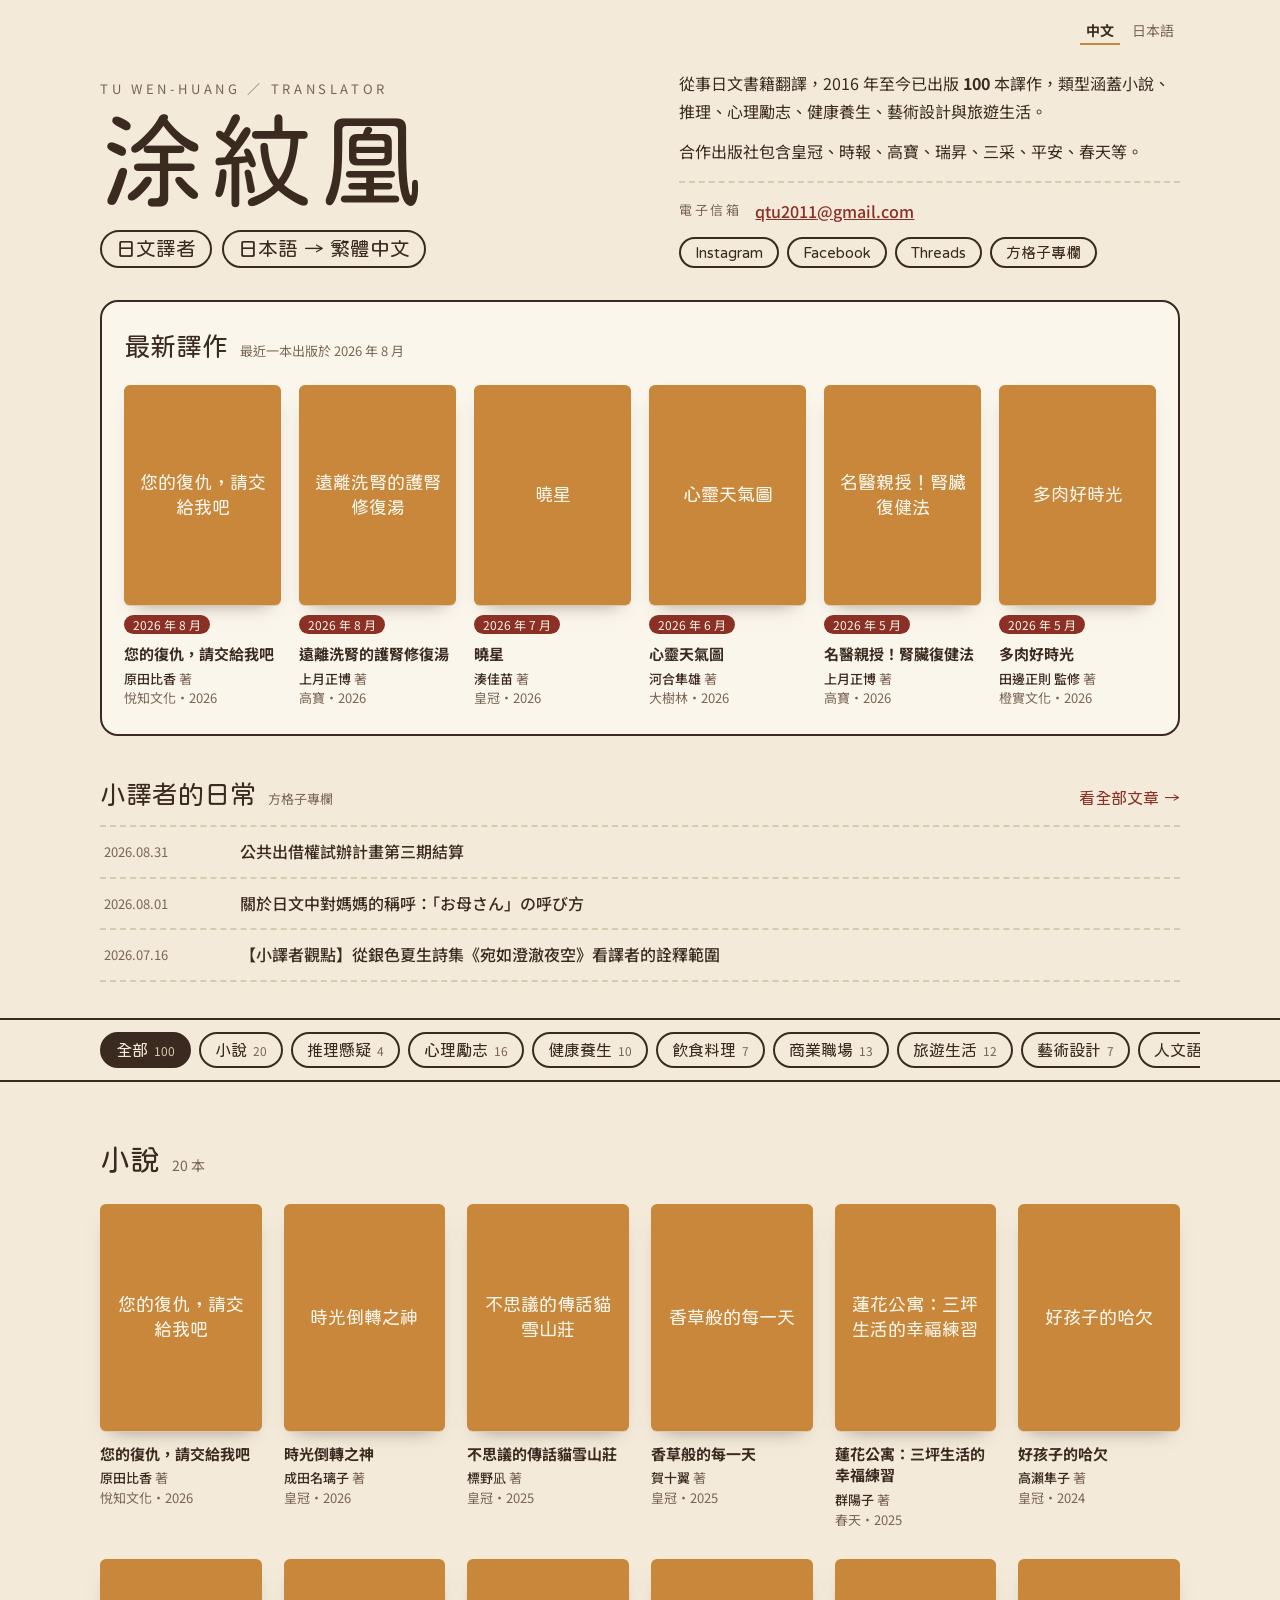
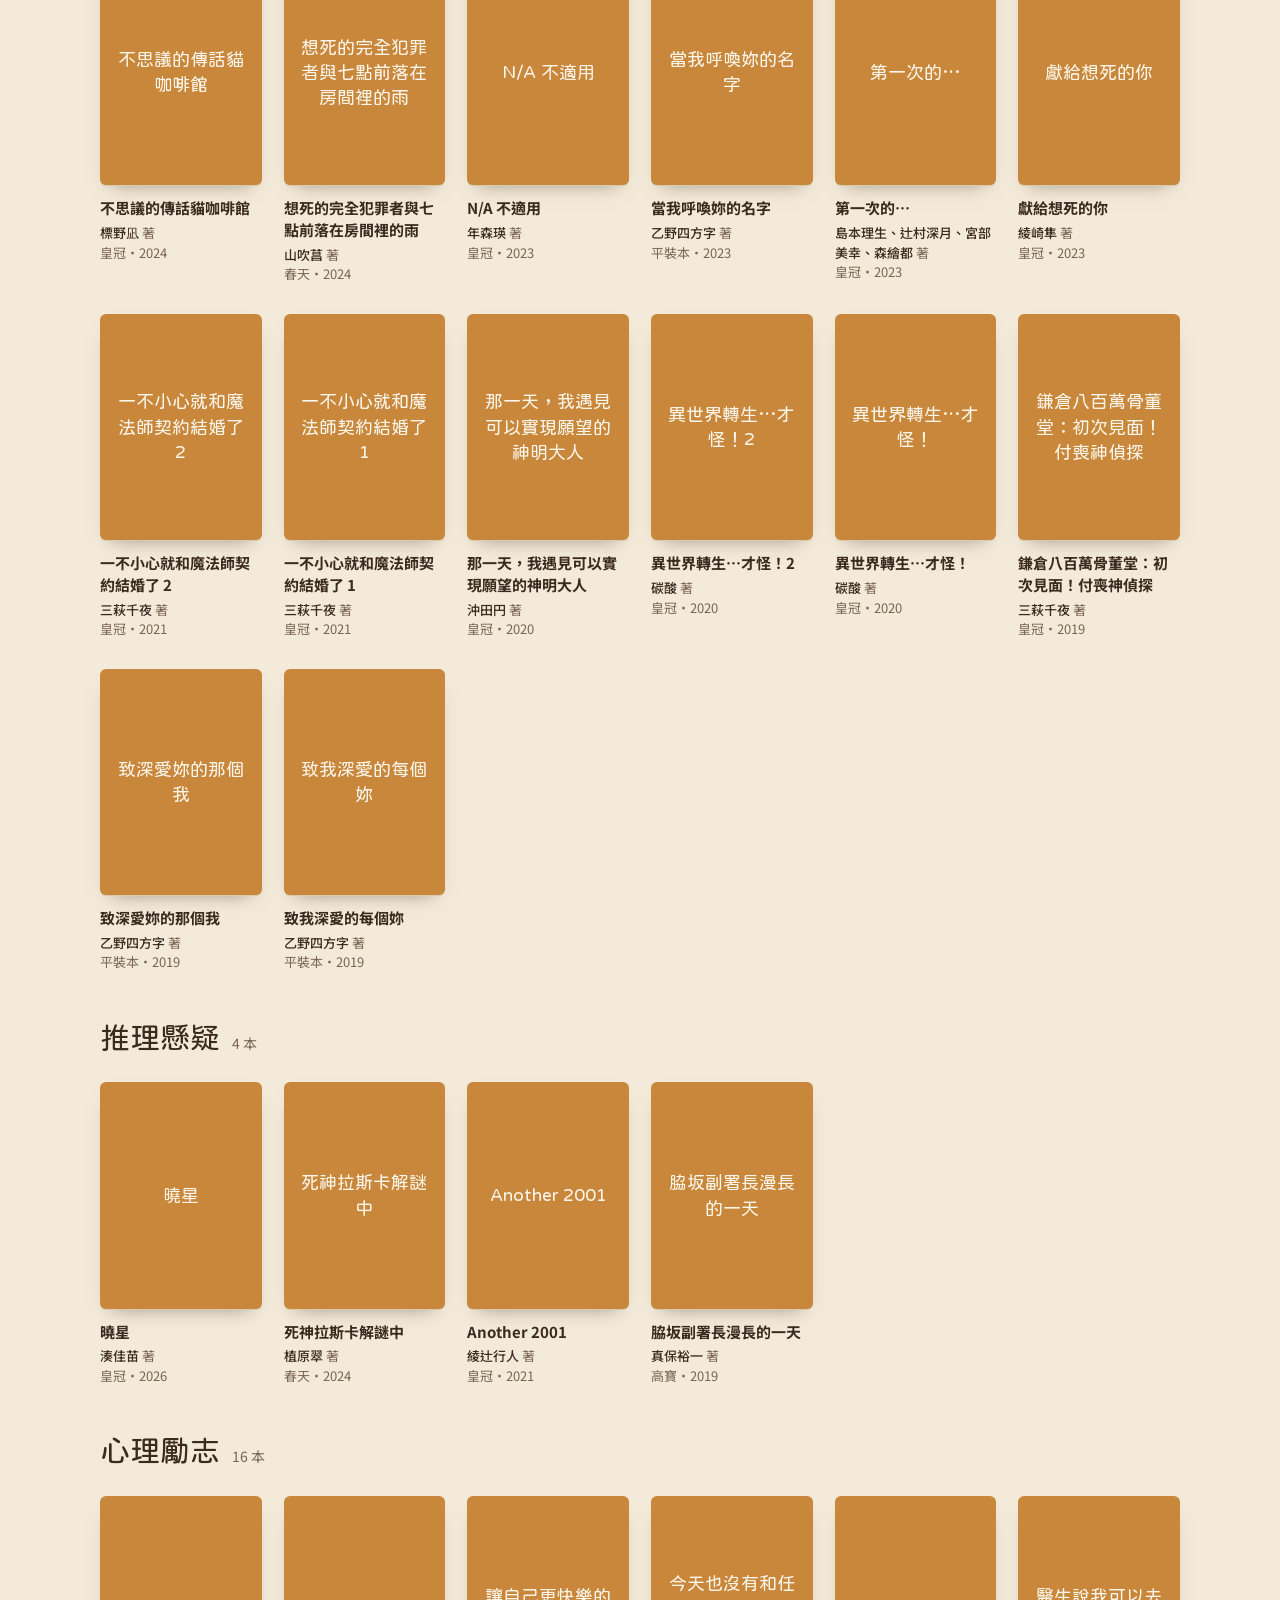
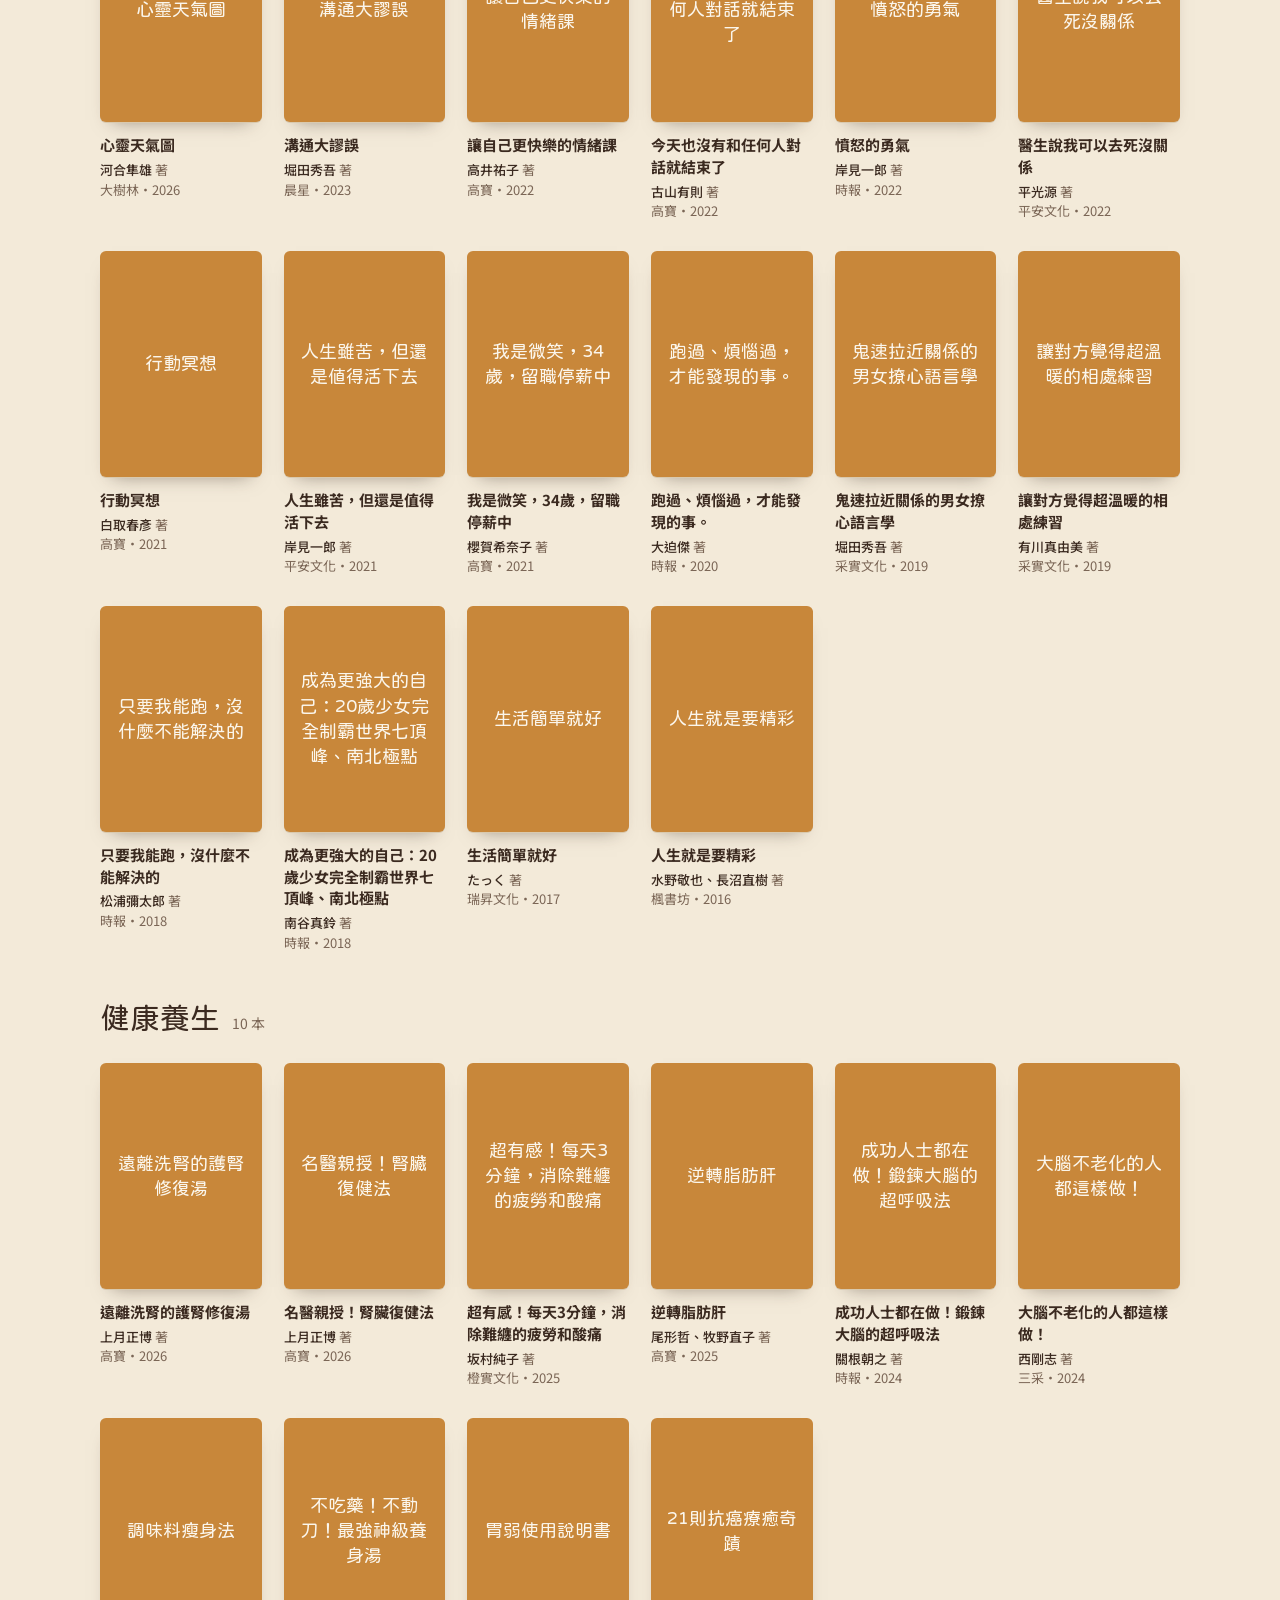
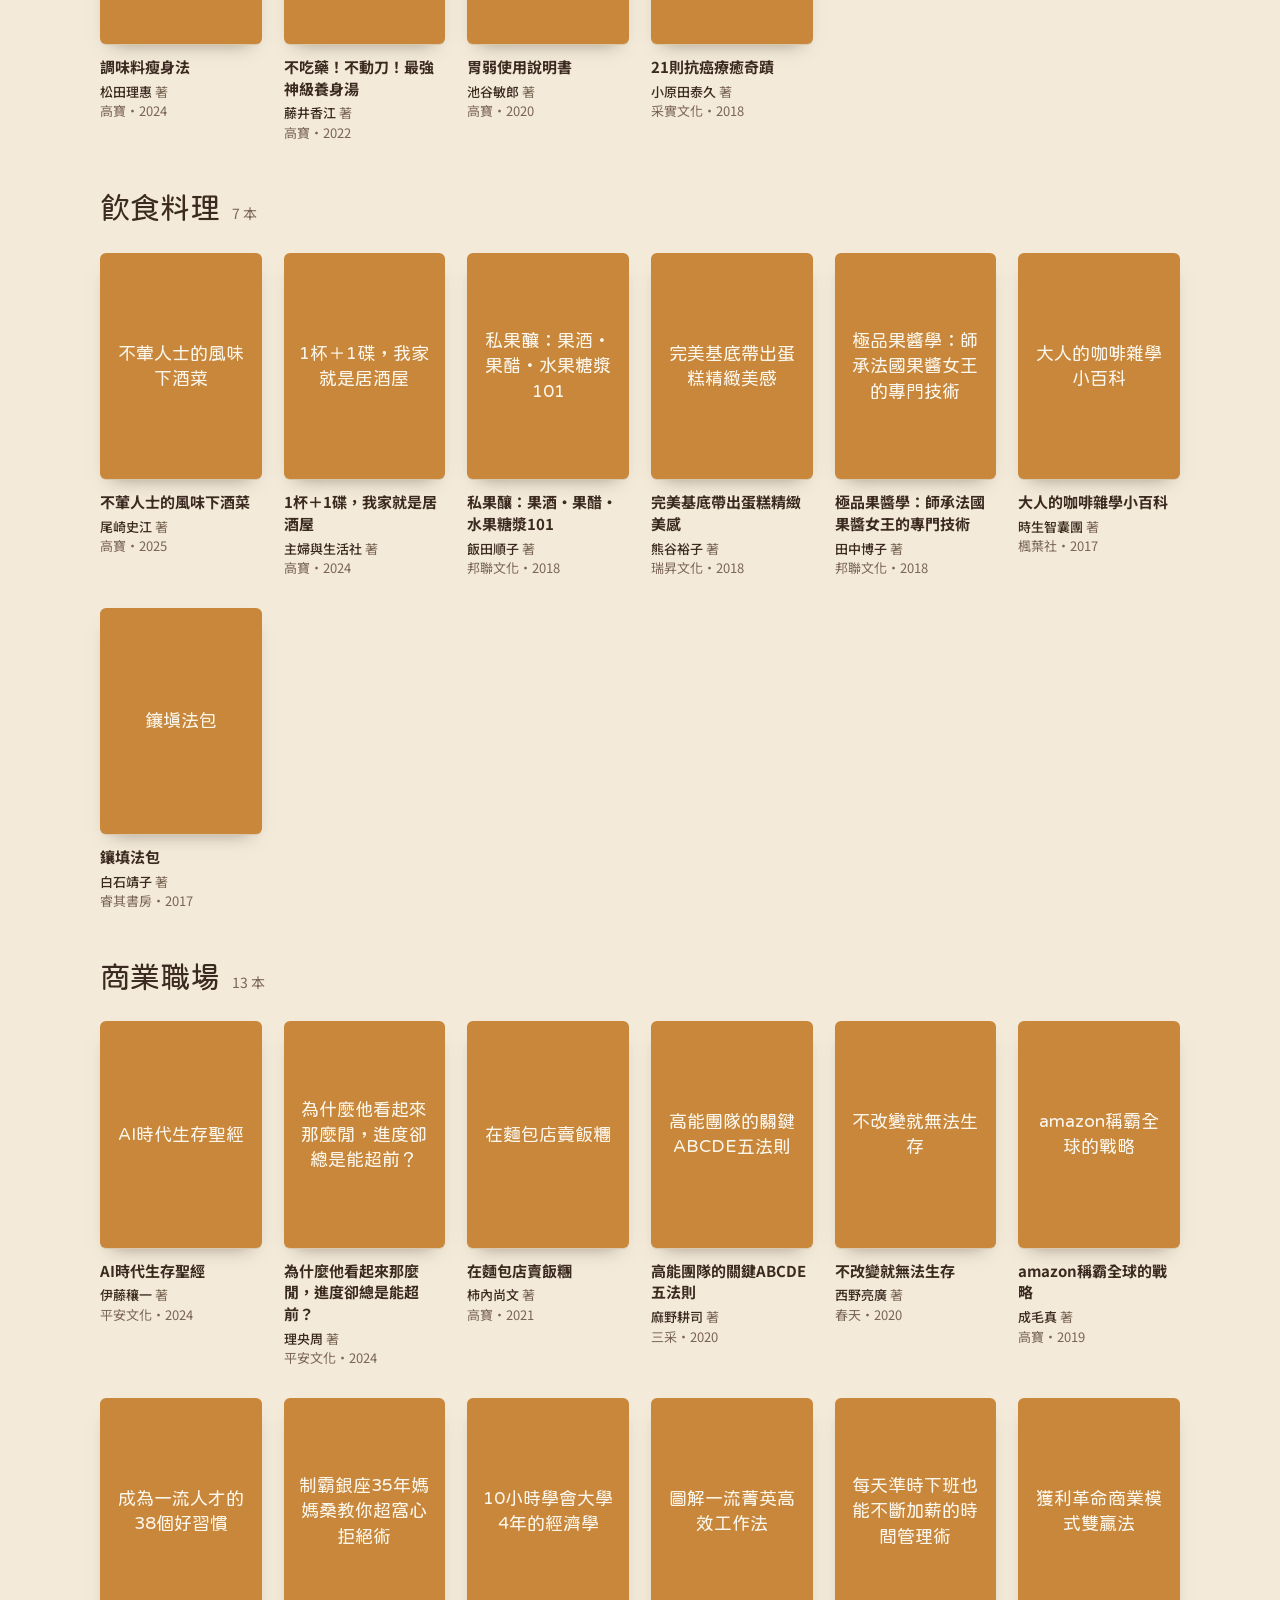
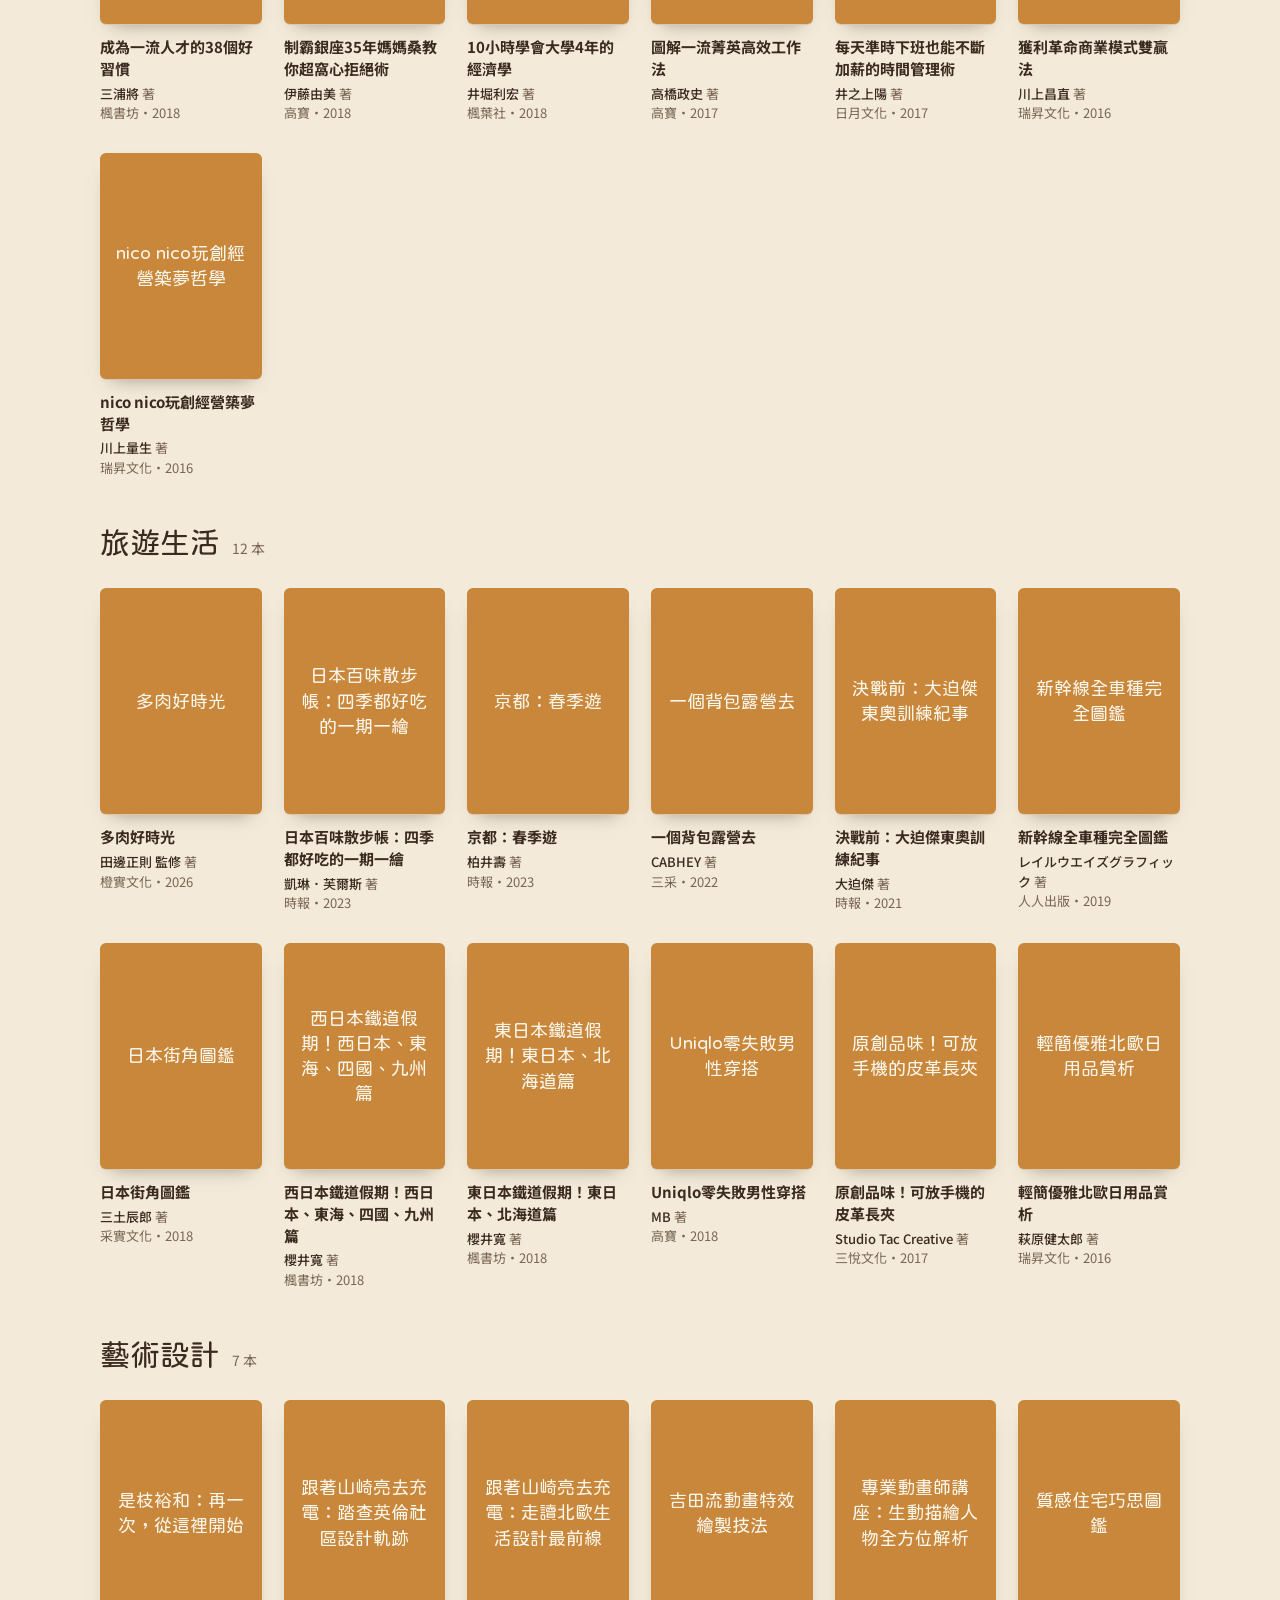
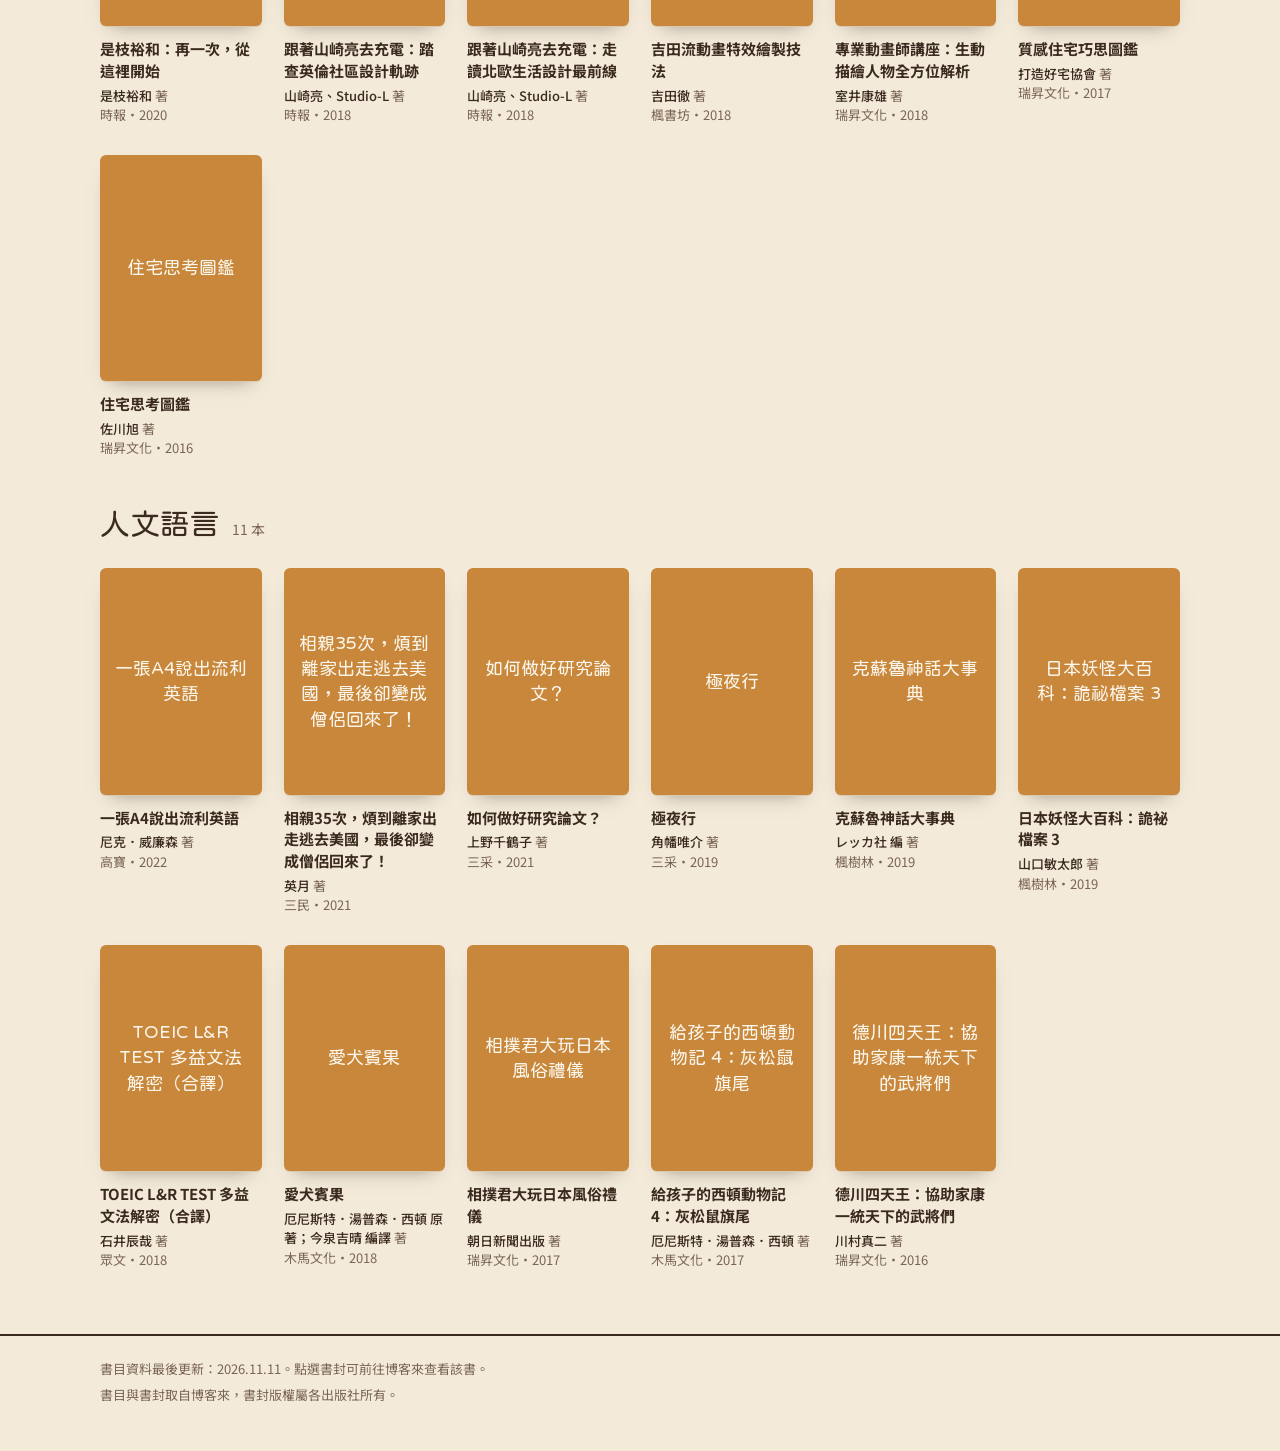
<file: index.html>
<!DOCTYPE html>
<html lang="zh-Hant-TW">
<head>
<meta charset="utf-8">
<meta name="viewport" content="width=device-width, initial-scale=1">
<title>涂紋凰｜日文譯者作品集</title>
<meta name="description" content="日文譯者涂紋凰的翻譯作品集：小說、推理、心理勵志、健康、設計與旅遊等類型的繁體中文譯作。">
<link rel="preconnect" href="https://fonts.googleapis.com">
<link rel="preconnect" href="https://fonts.gstatic.com" crossorigin>
<link rel="stylesheet" href="https://fonts.googleapis.com/css2?family=Huninn&family=Noto+Sans+TC:wght@400;500;700&display=swap">
<link rel="stylesheet" href="assets/style.css">
</head>
<body>

<nav class="wrap topbar" aria-label="語言"><a href="./" aria-current="page" lang="zh-Hant">中文</a><a href="ja/" lang="ja">日本語</a></nav>

<header class="wrap masthead">
  <div>
    <p class="eyebrow">TU WEN-HUANG ／ TRANSLATOR</p>
    <h1>涂紋凰</h1>
    <p class="role"><span>日文譯者</span><span>日本語 → 繁體中文</span></p>
  </div>
  <div class="about">
    <!-- 自我介紹：直接修改下面的文字即可 -->
    <p>從事日文書籍翻譯，<span id="since"></span> 年至今已出版 <b id="total"></b> 本譯作，類型涵蓋小說、推理、心理勵志、健康養生、藝術設計與旅遊生活。</p>
    <p>合作出版社包含皇冠、時報、高寶、瑞昇、三采、平安、春天等。</p>
    <div class="contact">
      <dl>
        <dt>電子信箱</dt>
        <!-- 電子信箱：要換信箱時改下面這行 -->
        <dd id="email"><a href="mailto:qtu2011@gmail.com">qtu2011@gmail.com</a></dd>
      </dl>
      <!-- 社群連結：要新增時照同樣格式加一行 <li> -->
      <ul class="social" aria-label="社群連結">
        <li><a href="https://www.instagram.com/tltd.life/" target="_blank" rel="noopener">Instagram</a></li>
        <li><a href="https://www.facebook.com/share/1EswAoChVg/" target="_blank" rel="noopener">Facebook</a></li>
        <li><a href="https://www.threads.com/@tltd.life" target="_blank" rel="noopener">Threads</a></li>
        <li><a href="https://vocus.cc/salon/65364e47fd89780001c37df9" target="_blank" rel="noopener">方格子專欄</a></li>
      </ul>
    </div>
  </div>
</header>

<section class="wrap" aria-labelledby="latest-h">
  <div class="latest">
    <h2 id="latest-h">最新譯作 <small id="latest-note"></small></h2>
    <ul class="grid latest-grid" id="latest"></ul>
  </div>
</section>

<section class="wrap" aria-labelledby="column-h">
  <div class="column">
    <div class="column-head">
      <h2 id="column-h">小譯者的日常 <small>方格子專欄</small></h2>
      <a class="more" href="https://vocus.cc/salon/65364e47fd89780001c37df9" target="_blank" rel="noopener">看全部文章 →</a>
    </div>
    <ul class="posts" id="posts"></ul>
  </div>
</section>

<nav class="filter" aria-label="依類型篩選"><div class="wrap" id="chips"></div></nav>

<main class="wrap" id="shelf"></main>

<footer><div class="wrap">
  <p>書目資料最後更新：<span id="updated"></span>。點選書封可前往博客來查看該書。</p>
  <p>書目與書封取自博客來，書封版權屬各出版社所有。</p>
</div></footer>

<!-- 方格子專欄最新文章。欄位：[日期, 標題, 網址] -->
<script id="column-data" type="application/json">
[
["2026-08-31","公共出借權試辦計畫第三期結算","https://vocus.cc/article/6a9559f7fd897800018119d8"],
["2026-08-01","關於日文中對媽媽的稱呼：「お母さん」の呼び方","https://vocus.cc/article/6a6d7ac9fd897800017347f1"],
["2026-07-16","【小譯者觀點】從銀色夏生詩集《宛如澄澈夜空》看譯者的詮釋範圍","https://vocus.cc/article/6a51e776fd897800019d7565"]
]
</script>

<script src="data/books.js"></script>
<script>
window.SHELF_LANG = "zh";
(function () {
  var posts = JSON.parse(document.getElementById('column-data').textContent);
  var ul = document.getElementById('posts');
  posts.slice(0, 3).forEach(function (p) {
    var li = document.createElement('li');
    var a = document.createElement('a'); a.href = p[2]; a.target = '_blank'; a.rel = 'noopener';
    var d = document.createElement('span'); d.className = 'd'; d.textContent = p[0].replace(/-/g, '.');
    var t = document.createElement('span'); t.className = 't'; t.textContent = p[1];
    a.appendChild(d); a.appendChild(t); li.appendChild(a); ul.appendChild(li);
  });
})();
</script>
<script src="assets/shelf.js"></script>
</body>
</html>
</file>
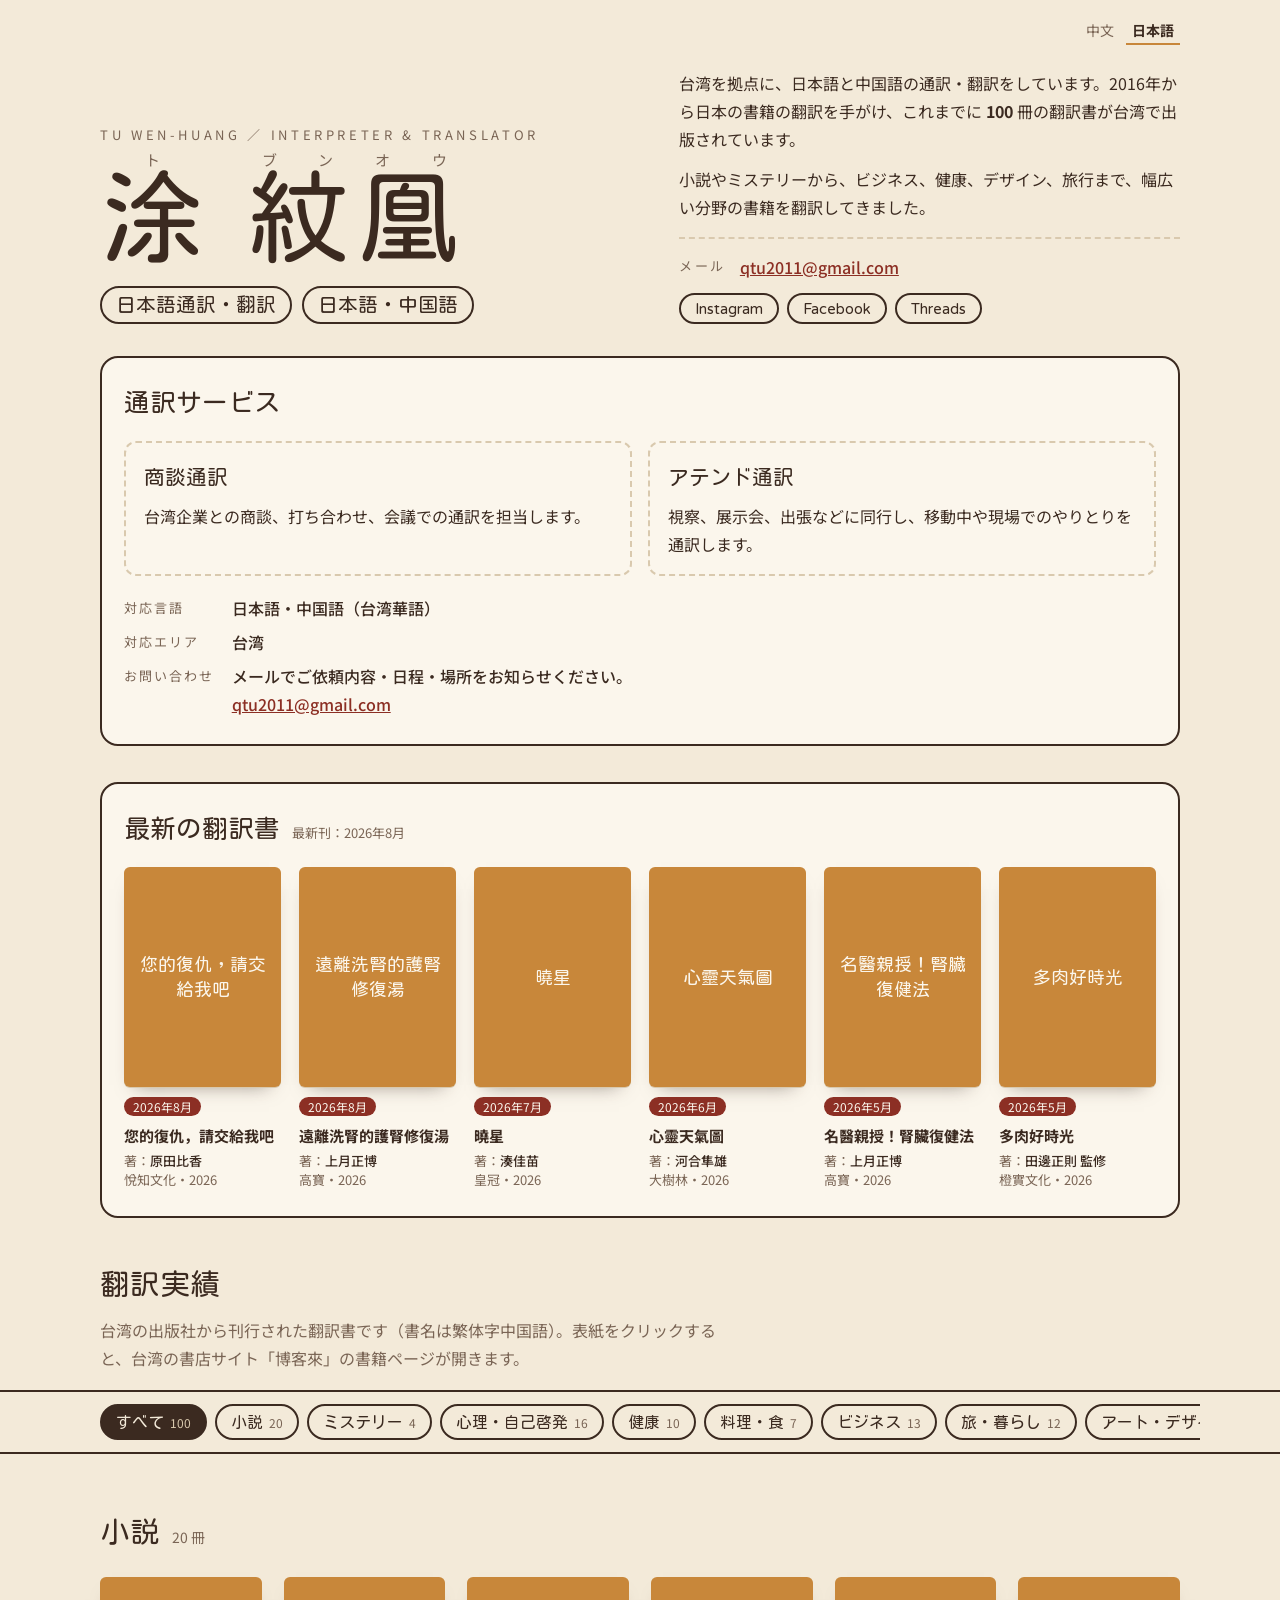
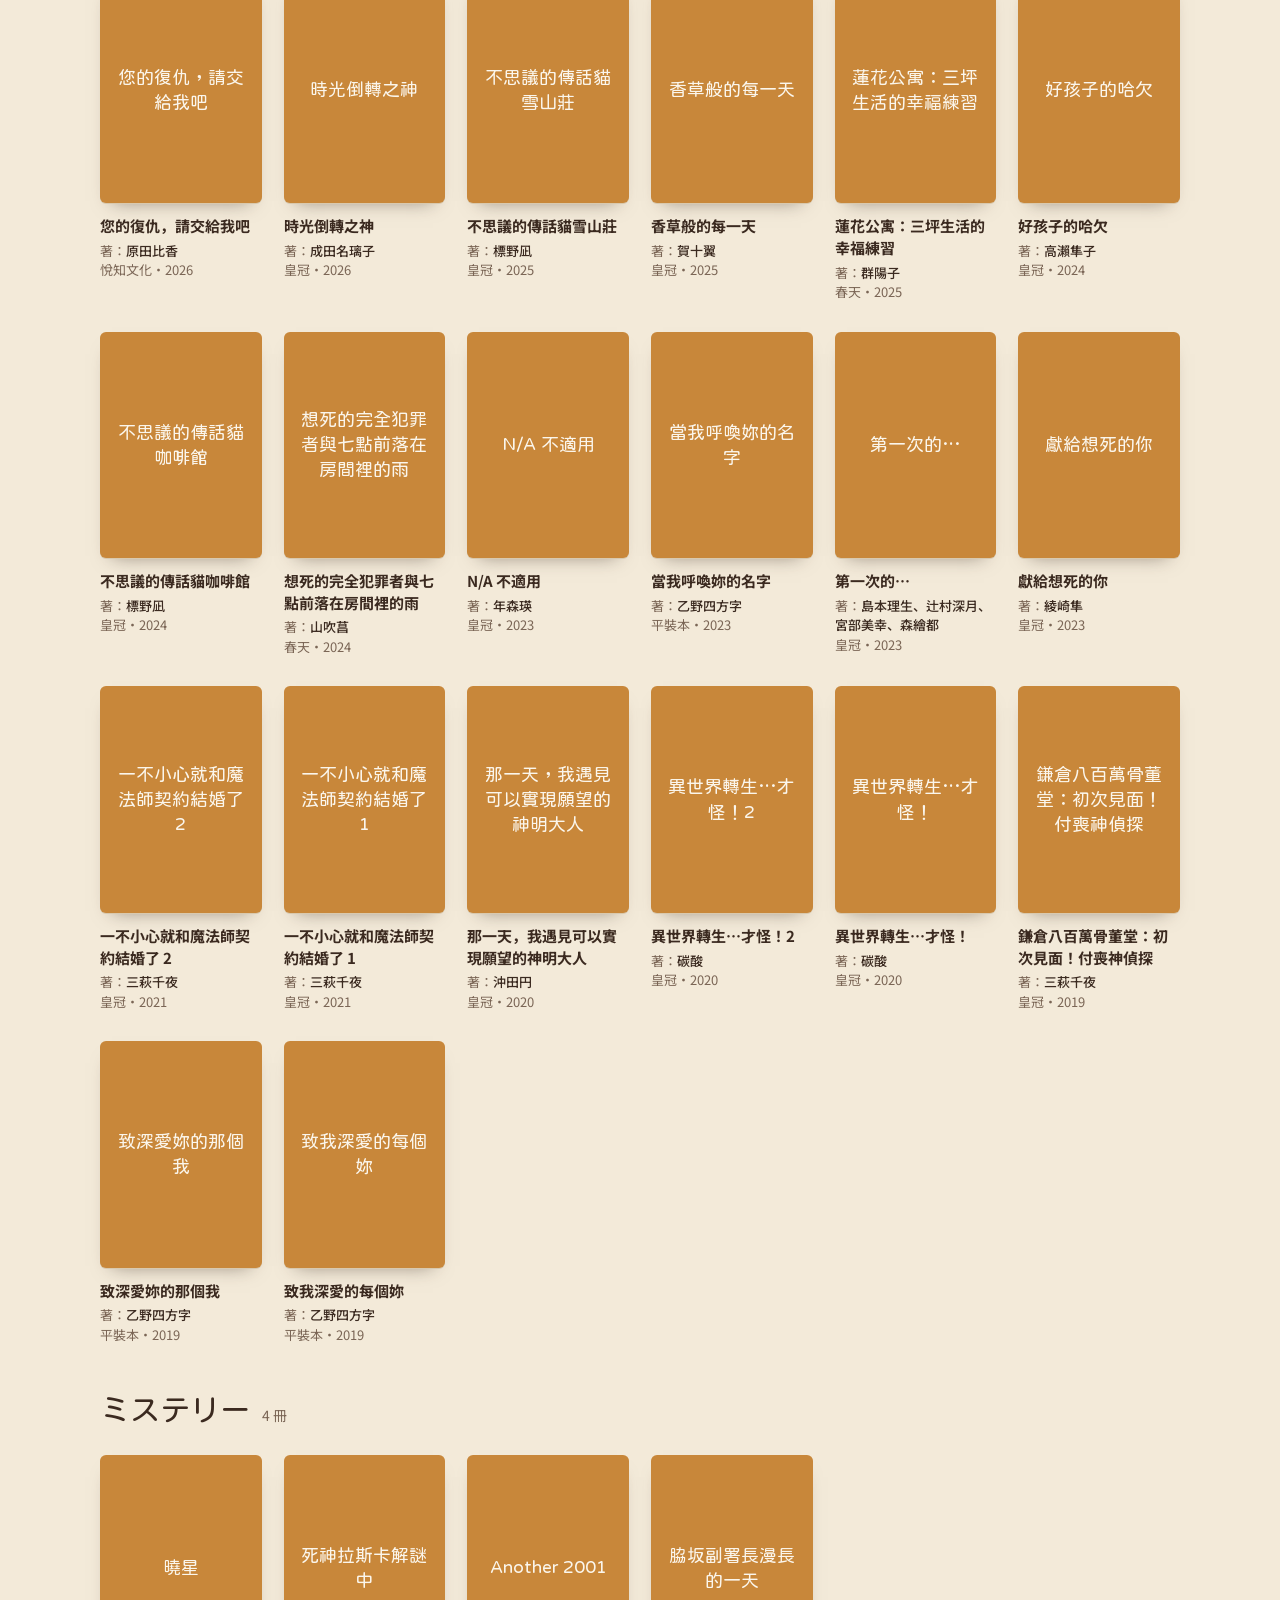
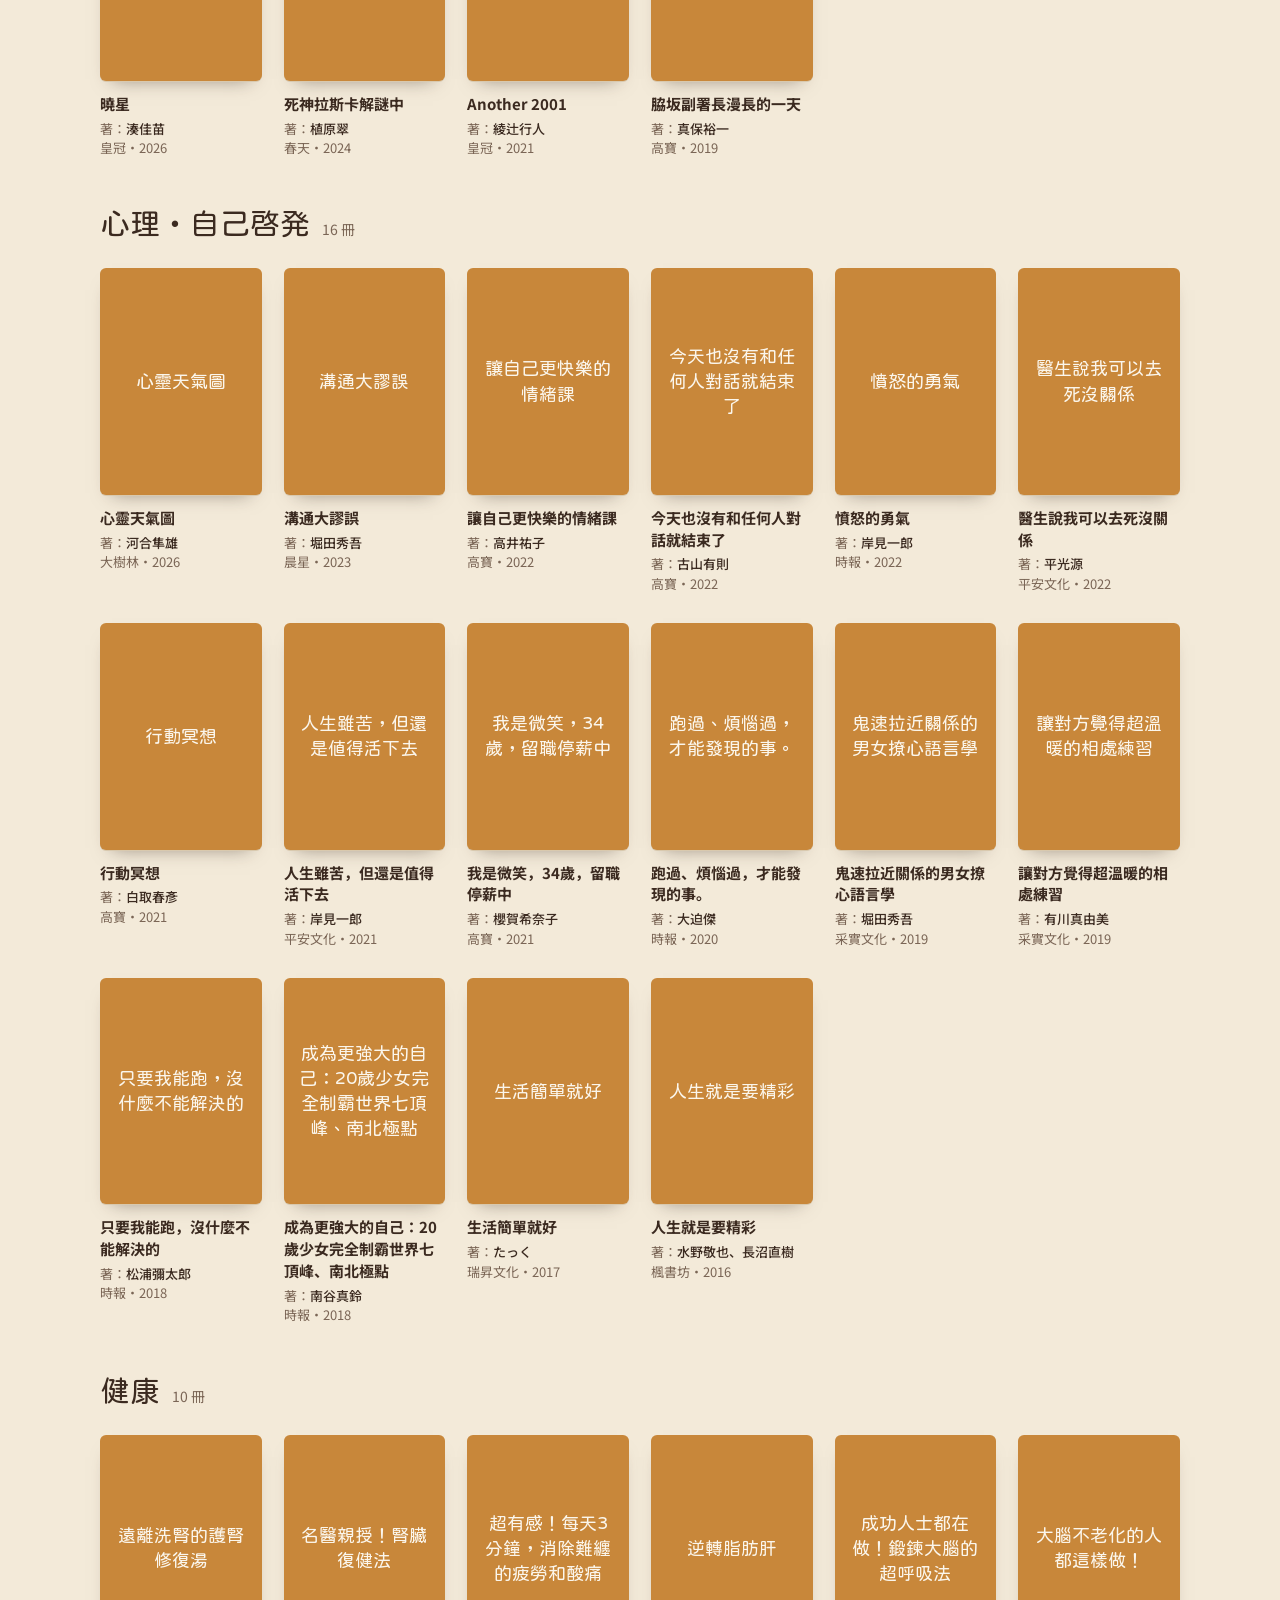
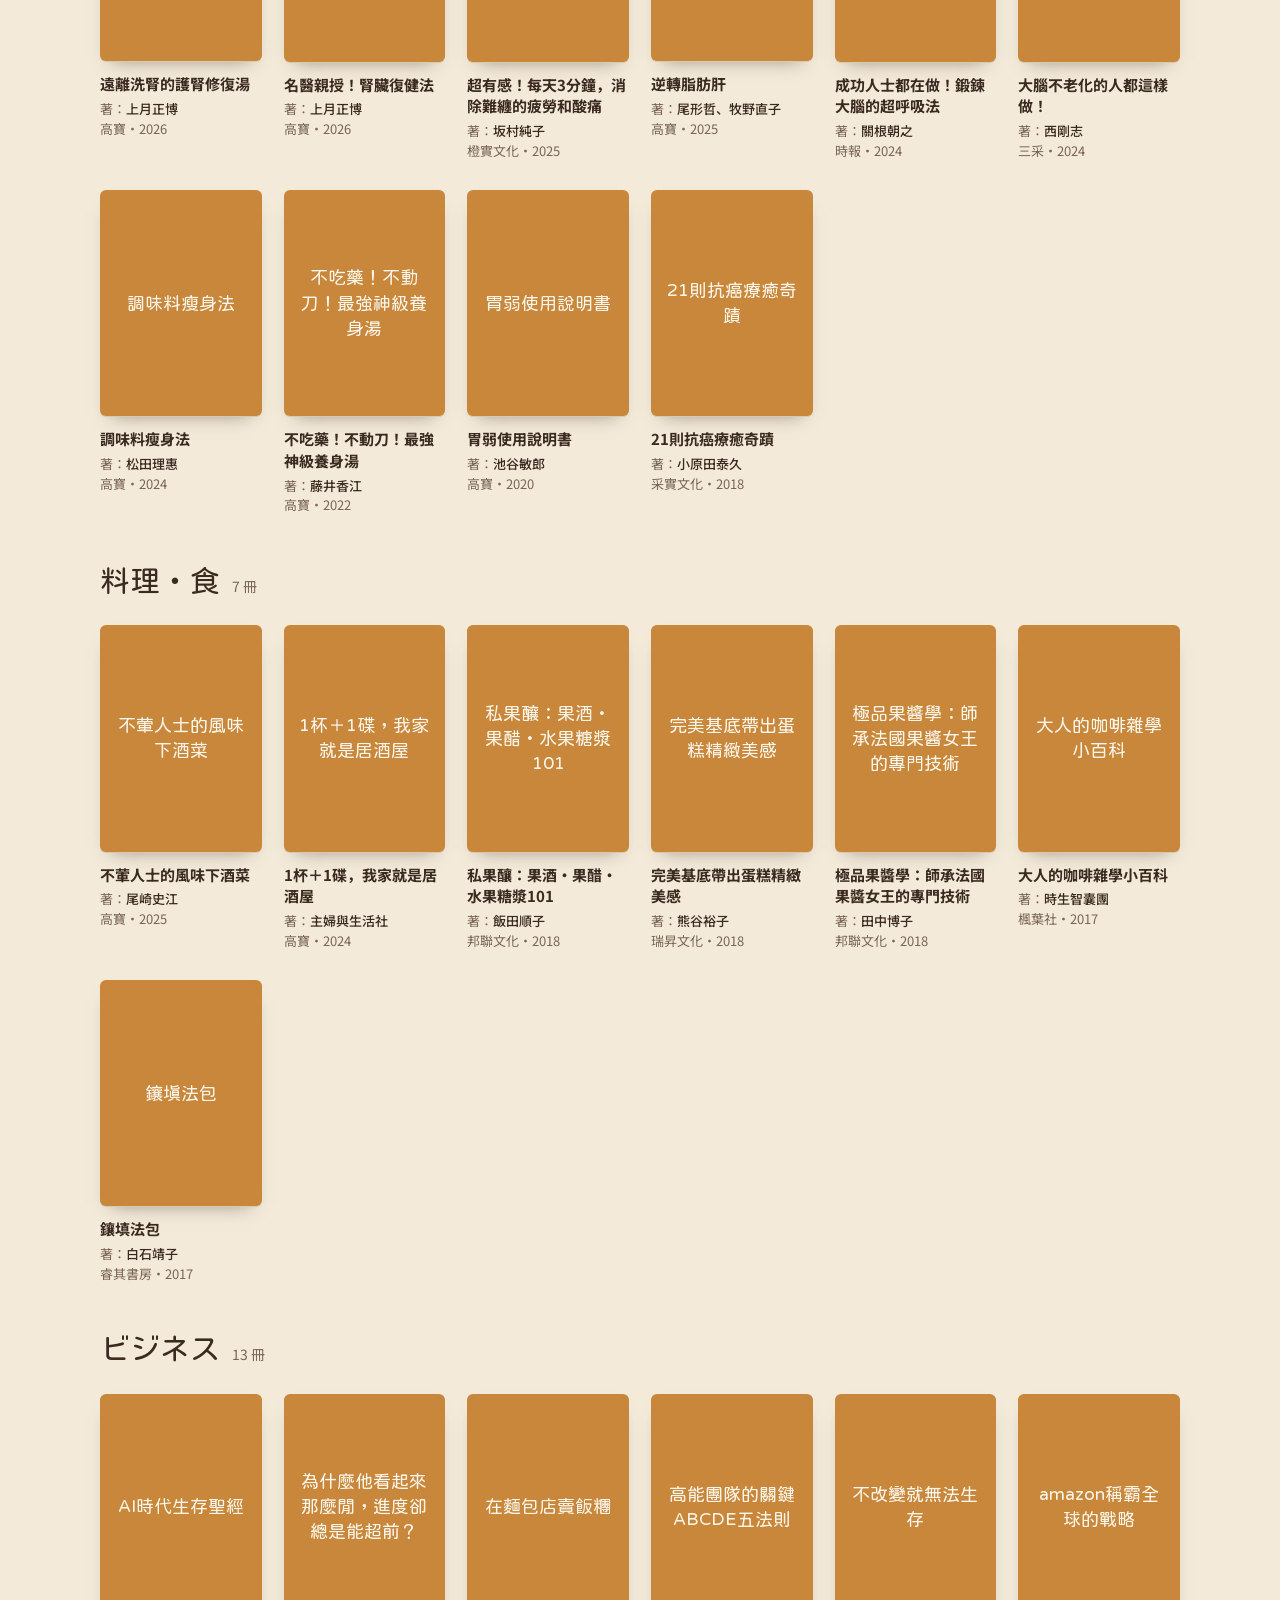
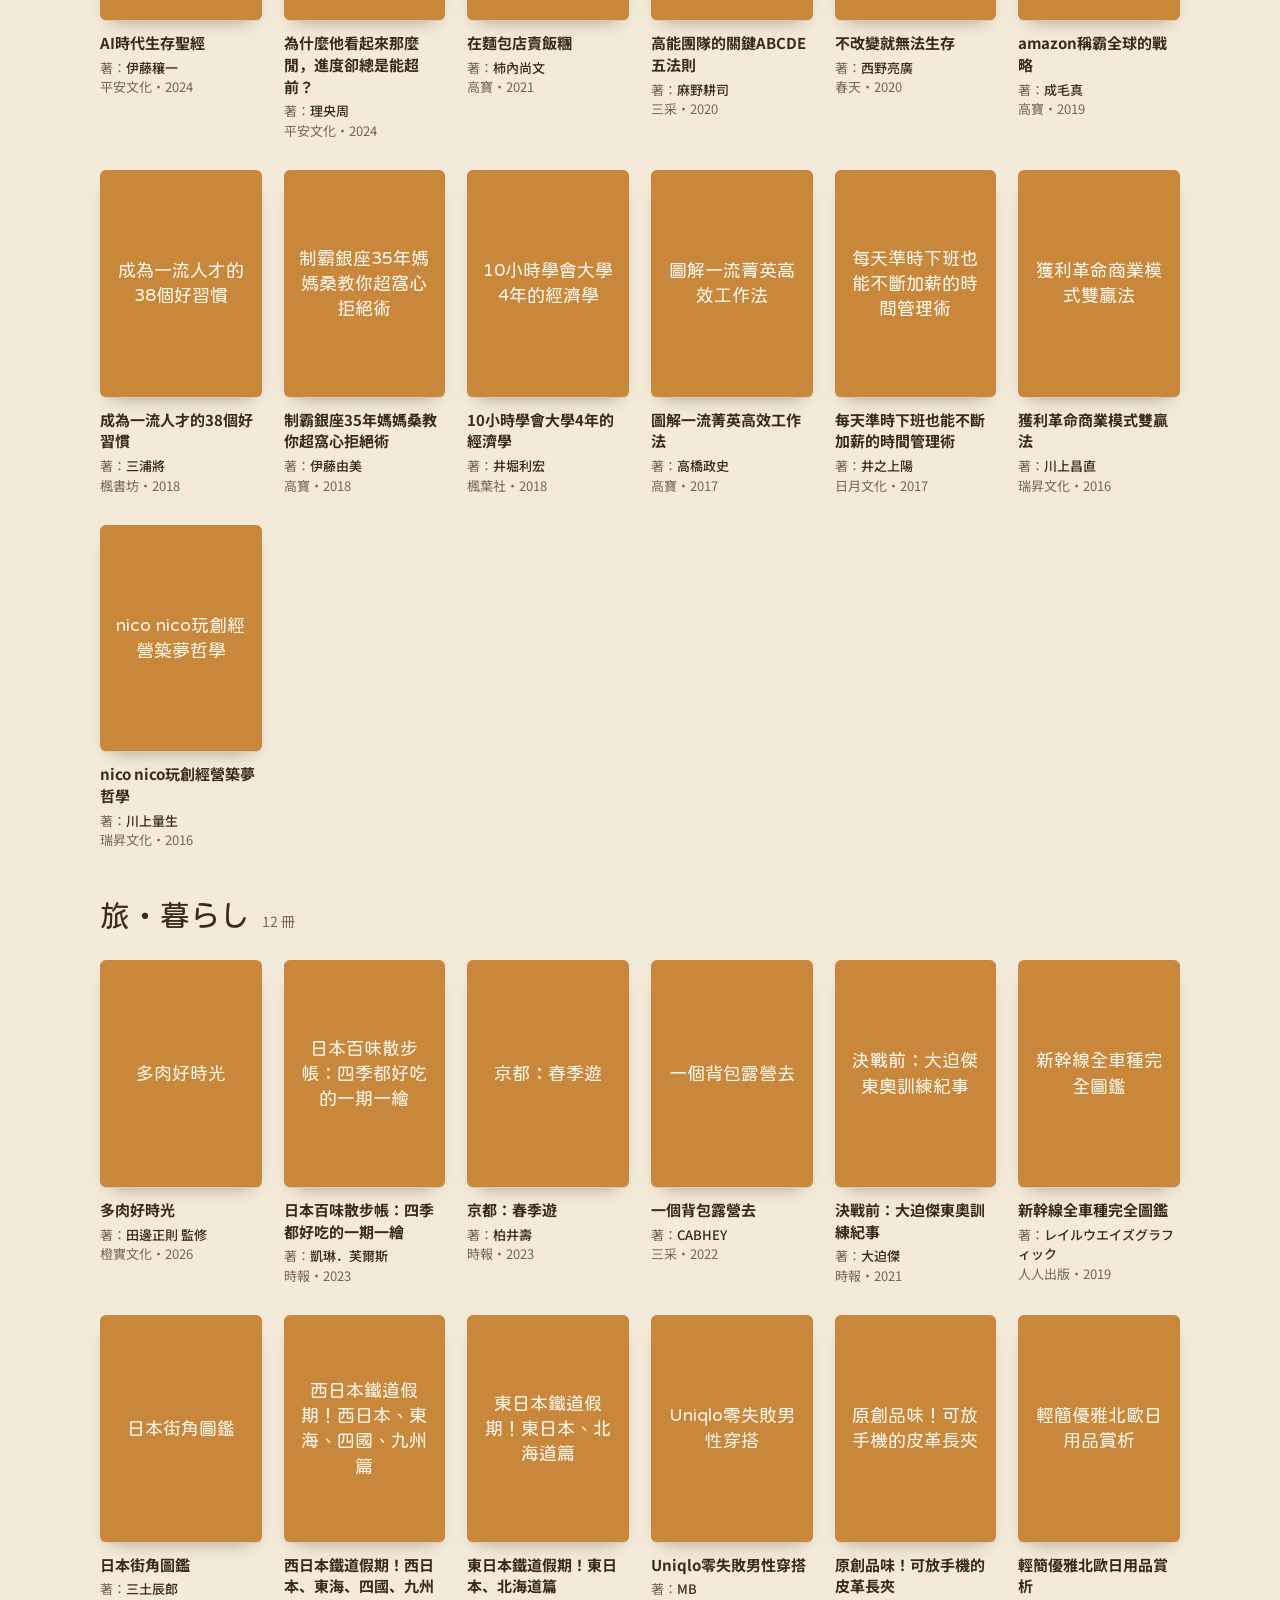
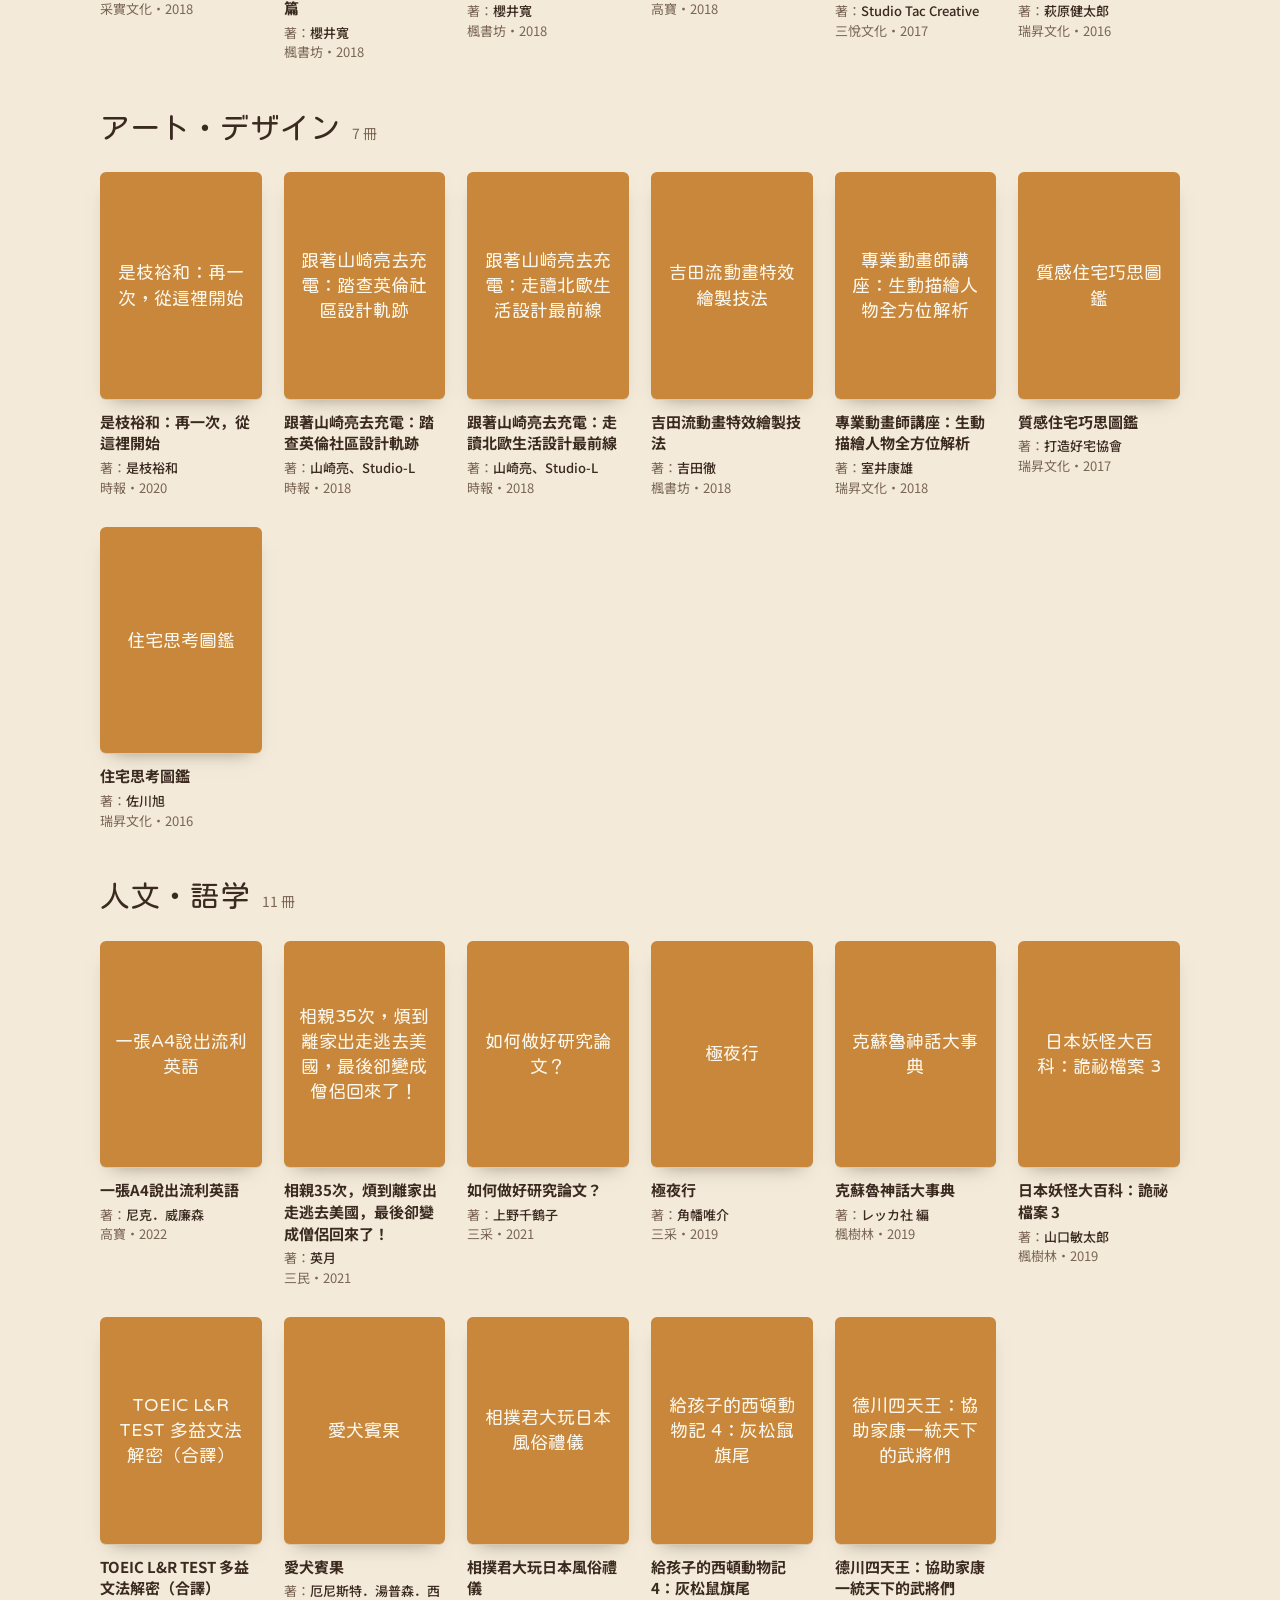
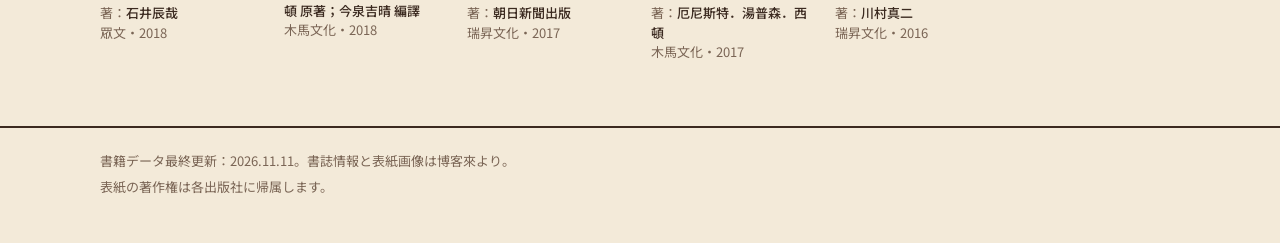
<file: ja/index.html>
<!DOCTYPE html>
<html lang="ja">
<head>
<meta charset="utf-8">
<meta name="viewport" content="width=device-width, initial-scale=1">
<title>涂紋凰（ト ブンオウ）｜日本語通訳・翻訳</title>
<meta name="description" content="台湾を拠点とする日本語通訳・翻訳者、涂紋凰（ト ブンオウ）。商談通訳・アテンド通訳を承ります。日本の書籍の翻訳書は100冊以上。">
<link rel="preconnect" href="https://fonts.googleapis.com">
<link rel="preconnect" href="https://fonts.gstatic.com" crossorigin>
<link rel="stylesheet" href="https://fonts.googleapis.com/css2?family=Huninn&family=Noto+Sans+JP:wght@400;500;700&family=Noto+Sans+TC:wght@400;500;700&display=swap">
<link rel="stylesheet" href="../assets/style.css">
<style>
  :root { --body: "Noto Sans JP", "Noto Sans TC", "Hiragino Sans", "Yu Gothic", sans-serif; }
</style>
</head>
<body>

<nav class="wrap topbar" aria-label="言語"><a href="../" lang="zh-Hant">中文</a><a href="./" aria-current="page" lang="ja">日本語</a></nav>

<header class="wrap masthead">
  <div>
    <p class="eyebrow">TU WEN-HUANG ／ INTERPRETER &amp; TRANSLATOR</p>
    <h1><ruby>涂<rt>ト</rt></ruby> <ruby>紋凰<rt>ブンオウ</rt></ruby></h1>
    <p class="role"><span>日本語通訳・翻訳</span><span>日本語・中国語</span></p>
  </div>
  <div class="about">
    <p>台湾を拠点に、日本語と中国語の通訳・翻訳をしています。<span id="since"></span>年から日本の書籍の翻訳を手がけ、これまでに <b id="total"></b> 冊の翻訳書が台湾で出版されています。</p>
    <p>小説やミステリーから、ビジネス、健康、デザイン、旅行まで、幅広い分野の書籍を翻訳してきました。</p>
    <div class="contact">
      <dl>
        <dt>メール</dt>
        <dd id="email"><a href="mailto:qtu2011@gmail.com">qtu2011@gmail.com</a></dd>
      </dl>
      <ul class="social" aria-label="SNS">
        <li><a href="https://www.instagram.com/tltd.life/" target="_blank" rel="noopener">Instagram</a></li>
        <li><a href="https://www.facebook.com/share/1EswAoChVg/" target="_blank" rel="noopener">Facebook</a></li>
        <li><a href="https://www.threads.com/@tltd.life" target="_blank" rel="noopener">Threads</a></li>
      </ul>
    </div>
  </div>
</header>

<section class="wrap" aria-labelledby="svc-h">
  <div class="services">
    <h2 id="svc-h">通訳サービス</h2>
    <ul class="svc">
      <li>
        <h3>商談通訳</h3>
        <p>台湾企業との商談、打ち合わせ、会議での通訳を担当します。</p>
      </li>
      <li>
        <h3>アテンド通訳</h3>
        <p>視察、展示会、出張などに同行し、移動中や現場でのやりとりを通訳します。</p>
      </li>
    </ul>
    <dl class="facts">
      <dt>対応言語</dt><dd>日本語・中国語（台湾華語）</dd>
      <dt>対応エリア</dt><dd>台湾</dd>
      <dt>お問い合わせ</dt><dd>メールでご依頼内容・日程・場所をお知らせください。<br><a href="mailto:qtu2011@gmail.com">qtu2011@gmail.com</a></dd>
    </dl>
  </div>
</section>

<section class="wrap" aria-labelledby="latest-h">
  <div class="latest">
    <h2 id="latest-h">最新の翻訳書 <small id="latest-note"></small></h2>
    <ul class="grid latest-grid" id="latest"></ul>
  </div>
</section>

<section class="wrap works-intro" aria-labelledby="works-h">
  <h2 id="works-h">翻訳実績</h2>
  <p>台湾の出版社から刊行された翻訳書です（書名は繁体字中国語）。表紙をクリックすると、台湾の書店サイト「博客來」の書籍ページが開きます。</p>
</section>

<nav class="filter" aria-label="ジャンルで絞り込む"><div class="wrap" id="chips"></div></nav>

<main class="wrap" id="shelf"></main>

<footer><div class="wrap">
  <p>書籍データ最終更新：<span id="updated"></span>。書誌情報と表紙画像は博客來より。</p>
  <p>表紙の著作権は各出版社に帰属します。</p>
</div></footer>

<script src="../data/books.js"></script>
<script>window.SHELF_LANG = "ja";</script>
<script src="../assets/shelf.js"></script>
</body>
</html>
</file>
<file: assets/style.css>
/* 版面：牛皮紙色底上的一座書架。上方是名字與自我介紹，下方依類型分層陳列封面。 */
:root {
  --paper: #f3ead9;      /* 牛皮紙底 */
  --shelf: #fbf6ec;      /* 封面底板 */
  --ink: #3b2a20;        /* 可可棕文字 */
  --ink-soft: #7a6555;   /* 次要文字 */
  --line: #d9c9ae;       /* 分隔線 */
  --crust: #c8873a;      /* 麵包皮色，選取狀態 */
  --stamp: #8c2f24;      /* 印章紅，連結與重點 */
  --display: "Huninn", "Noto Sans TC", "PingFang TC", "Microsoft JhengHei", sans-serif;
  --body: "Noto Sans TC", "PingFang TC", "Microsoft JhengHei", sans-serif;
}
* { box-sizing: border-box; }
html { -webkit-text-size-adjust: 100%; }
body {
  margin: 0; background: var(--paper); color: var(--ink);
  font-family: var(--body); font-size: 16px; line-height: 1.75;
}
a { color: var(--stamp); }
a:focus-visible, button:focus-visible { outline: 3px solid var(--crust); outline-offset: 3px; }
.wrap { max-width: 1120px; margin: 0 auto; padding-inline: 20px; }

/* 頁首 */
.masthead { padding-block: 56px 32px; display: grid; gap: 28px; grid-template-columns: minmax(0, 1.1fr) minmax(0, 1fr); align-items: end; }
.eyebrow { font-size: 13px; letter-spacing: .28em; color: var(--ink-soft); margin: 0 0 6px; }
h1 { font-family: var(--display); font-weight: 400; font-size: clamp(52px, 10vw, 104px); line-height: 1.05; letter-spacing: .06em; margin: 0; }
.role { font-family: var(--display); font-size: 20px; margin: 14px 0 0; display: flex; gap: 10px; align-items: center; flex-wrap: wrap; }
.role span { border: 2px solid var(--ink); border-radius: 999px; padding: 0 14px; line-height: 1.7; }
.about p { margin: 0 0 12px; max-width: 34em; }
.contact { display: flex; flex-wrap: wrap; gap: 8px 14px; align-items: center; margin-top: 16px; padding-top: 14px; border-top: 2px dashed var(--line); }
.contact dt { font-size: 13px; letter-spacing: .2em; color: var(--ink-soft); }
.contact dd { margin: 0; font-weight: 500; user-select: all; overflow-wrap: anywhere; }
.contact dl { display: contents; }

/* 最新譯作 */
.latest { background: var(--shelf); border: 2px solid var(--ink); border-radius: 18px; padding: 22px 22px 26px; margin-bottom: 36px; }
.latest h2 { font-family: var(--display); font-weight: 400; font-size: 26px; margin: 0 0 16px; display: flex; align-items: baseline; gap: 12px; flex-wrap: wrap; }
.latest h2 small { font-family: var(--body); font-size: 13px; color: var(--ink-soft); }
.grid { list-style: none; padding: 0; margin: 0; }
.latest-grid { grid-template-columns: repeat(6, minmax(0, 1fr)) !important; gap: 20px 18px !important; }
.latest .cover { background: var(--paper); }
.when { display: inline-block; font-size: 12px; line-height: 1.6; color: var(--shelf); background: var(--stamp); border-radius: 999px; padding: 0 9px; margin-top: 10px; font-variant-numeric: tabular-nums; }
.latest .book h3 { margin-top: 6px; }
@media (max-width: 900px) { .latest-grid { grid-template-columns: repeat(3, minmax(0, 1fr)) !important; } }
@media (max-width: 480px) { .latest-grid { grid-template-columns: repeat(2, minmax(0, 1fr)) !important; } .latest { padding: 18px 16px 22px; } }

/* 方格子專欄 */
.column { margin-bottom: 36px; }
.column-head { display: flex; justify-content: space-between; align-items: baseline; gap: 8px 16px; flex-wrap: wrap; margin-bottom: 8px; }
.column h2 { font-family: var(--display); font-weight: 400; font-size: 26px; margin: 0; display: flex; align-items: baseline; gap: 12px; flex-wrap: wrap; }
.column h2 small { font-family: var(--body); font-size: 13px; color: var(--ink-soft); }
.more { font-family: var(--display); color: var(--stamp); text-decoration: none; }
.more:hover { text-decoration: underline; }
.posts { list-style: none; margin: 0; padding: 0; border-top: 2px dashed var(--line); }
.posts li { border-bottom: 2px dashed var(--line); }
.posts a { display: grid; grid-template-columns: 7.5em minmax(0, 1fr); gap: 4px 16px; padding: 12px 4px; color: var(--ink); text-decoration: none; }
.posts a:hover .t { color: var(--stamp); }
.posts .d { font-size: 13px; color: var(--ink-soft); font-variant-numeric: tabular-nums; padding-top: 2px; }
.posts .t { font-weight: 500; line-height: 1.6; }
@media (max-width: 480px) { .posts a { grid-template-columns: 1fr; } }

/* 類型選單 */
.filter { position: sticky; top: 0; z-index: 5; background: var(--paper); border-block: 2px solid var(--ink); }
.filter .wrap { display: flex; gap: 8px; overflow-x: auto; padding-block: 12px; scrollbar-width: thin; }
.chip {
  flex: none; font: inherit; font-family: var(--display); font-size: 16px; color: var(--ink);
  background: transparent; border: 2px solid var(--ink); border-radius: 999px; padding: 2px 14px; cursor: pointer;
}
.chip small { font-family: var(--body); font-size: 12px; margin-left: 6px; color: var(--ink-soft); font-variant-numeric: tabular-nums; }
.chip:hover { background: var(--shelf); }
.chip[aria-pressed="true"] { background: var(--ink); color: var(--paper); }
.chip[aria-pressed="true"] small { color: var(--line); }

/* 書架 */
main { padding-block: 12px 64px; }
.section { padding-top: 40px; }
.section h2 { font-family: var(--display); font-weight: 400; font-size: 30px; margin: 0 0 18px; display: flex; align-items: baseline; gap: 12px; }
.section h2 small { font-family: var(--body); font-size: 14px; color: var(--ink-soft); }
.grid { display: grid; grid-template-columns: repeat(auto-fill, minmax(150px, 1fr)); gap: 30px 22px; }
.book { min-width: 0; }
.book a { color: inherit; text-decoration: none; display: block; }
.cover {
  aspect-ratio: 5 / 7; background: var(--shelf); border-radius: 6px; overflow: hidden;
  display: grid; place-items: center; box-shadow: 0 1px 0 var(--line), 0 10px 18px -12px rgba(59, 42, 32, .55);
  transition: transform .18s ease;
}
.cover img { width: 100%; height: 100%; object-fit: contain; display: block; }
.book a:hover .cover { transform: translateY(-4px) rotate(-1deg); }
.cover.blank { background: var(--crust); color: var(--shelf); padding: 14px; font-family: var(--display); font-size: 18px; line-height: 1.4; text-align: center; }
.book h3 { font-size: 15px; font-weight: 700; line-height: 1.45; margin: 12px 0 4px; }
.book a:hover h3 { color: var(--stamp); }
.meta { font-size: 13px; line-height: 1.5; color: var(--ink-soft); margin: 0; }
.meta b { font-weight: 500; color: var(--ink); }

.social { list-style: none; margin: 4px 0 0; padding: 0; display: flex; flex-wrap: wrap; gap: 8px; flex-basis: 100%; }
.social a { display: inline-block; font-family: var(--display); font-size: 15px; color: var(--ink); text-decoration: none; border: 2px solid var(--ink); border-radius: 999px; padding: 0 14px; line-height: 1.8; }
.social a:hover { background: var(--ink); color: var(--paper); }

footer { border-top: 2px solid var(--ink); padding-block: 22px 40px; font-size: 13px; color: var(--ink-soft); }
footer p { margin: 0 0 4px; }

@media (max-width: 760px) {
  .masthead { grid-template-columns: 1fr; padding-block: 36px 28px; }
  .grid { grid-template-columns: repeat(auto-fill, minmax(128px, 1fr)); gap: 24px 16px; }
}
@media (prefers-reduced-motion: reduce) { .cover { transition: none; } .book a:hover .cover { transform: none; } }

/* 語言切換 */
.topbar { display: flex; justify-content: flex-end; gap: 6px; padding-top: 18px; font-size: 14px; }
.topbar a { color: var(--ink-soft); text-decoration: none; padding: 0 6px; }
.topbar a:hover { color: var(--stamp); }
.topbar a[aria-current="page"] { color: var(--ink); font-weight: 700; border-bottom: 2px solid var(--crust); }
.masthead { padding-top: 24px; }
h1 ruby rt { font-family: var(--body); font-size: 15px; letter-spacing: .3em; color: var(--ink-soft); }

/* 日文版：口譯服務 */
.services { background: var(--shelf); border: 2px solid var(--ink); border-radius: 18px; padding: 22px 22px 26px; margin-bottom: 36px; }
.services h2 { font-family: var(--display); font-weight: 400; font-size: 26px; margin: 0 0 16px; }
.svc { list-style: none; margin: 0; padding: 0; display: grid; grid-template-columns: repeat(2, minmax(0, 1fr)); gap: 16px; }
.svc li { border: 2px dashed var(--line); border-radius: 12px; padding: 16px 18px; min-width: 0; }
.svc h3 { font-family: var(--display); font-weight: 400; font-size: 21px; margin: 0 0 6px; }
.svc p { margin: 0; }
.facts { margin: 18px 0 0; display: grid; grid-template-columns: max-content minmax(0, 1fr); gap: 6px 18px; }
.facts dt { font-size: 13px; letter-spacing: .15em; color: var(--ink-soft); padding-top: 3px; }
.facts dd { margin: 0; font-weight: 500; overflow-wrap: anywhere; }
.works-intro { padding-top: 4px; margin-bottom: 18px; }
.works-intro h2 { font-family: var(--display); font-weight: 400; font-size: 30px; margin: 0 0 6px; }
.works-intro p { margin: 0; color: var(--ink-soft); max-width: 40em; }
@media (max-width: 640px) { .svc { grid-template-columns: 1fr; } .facts { grid-template-columns: 1fr; gap: 0 0; } .facts dd { margin-bottom: 8px; } }
</file>
